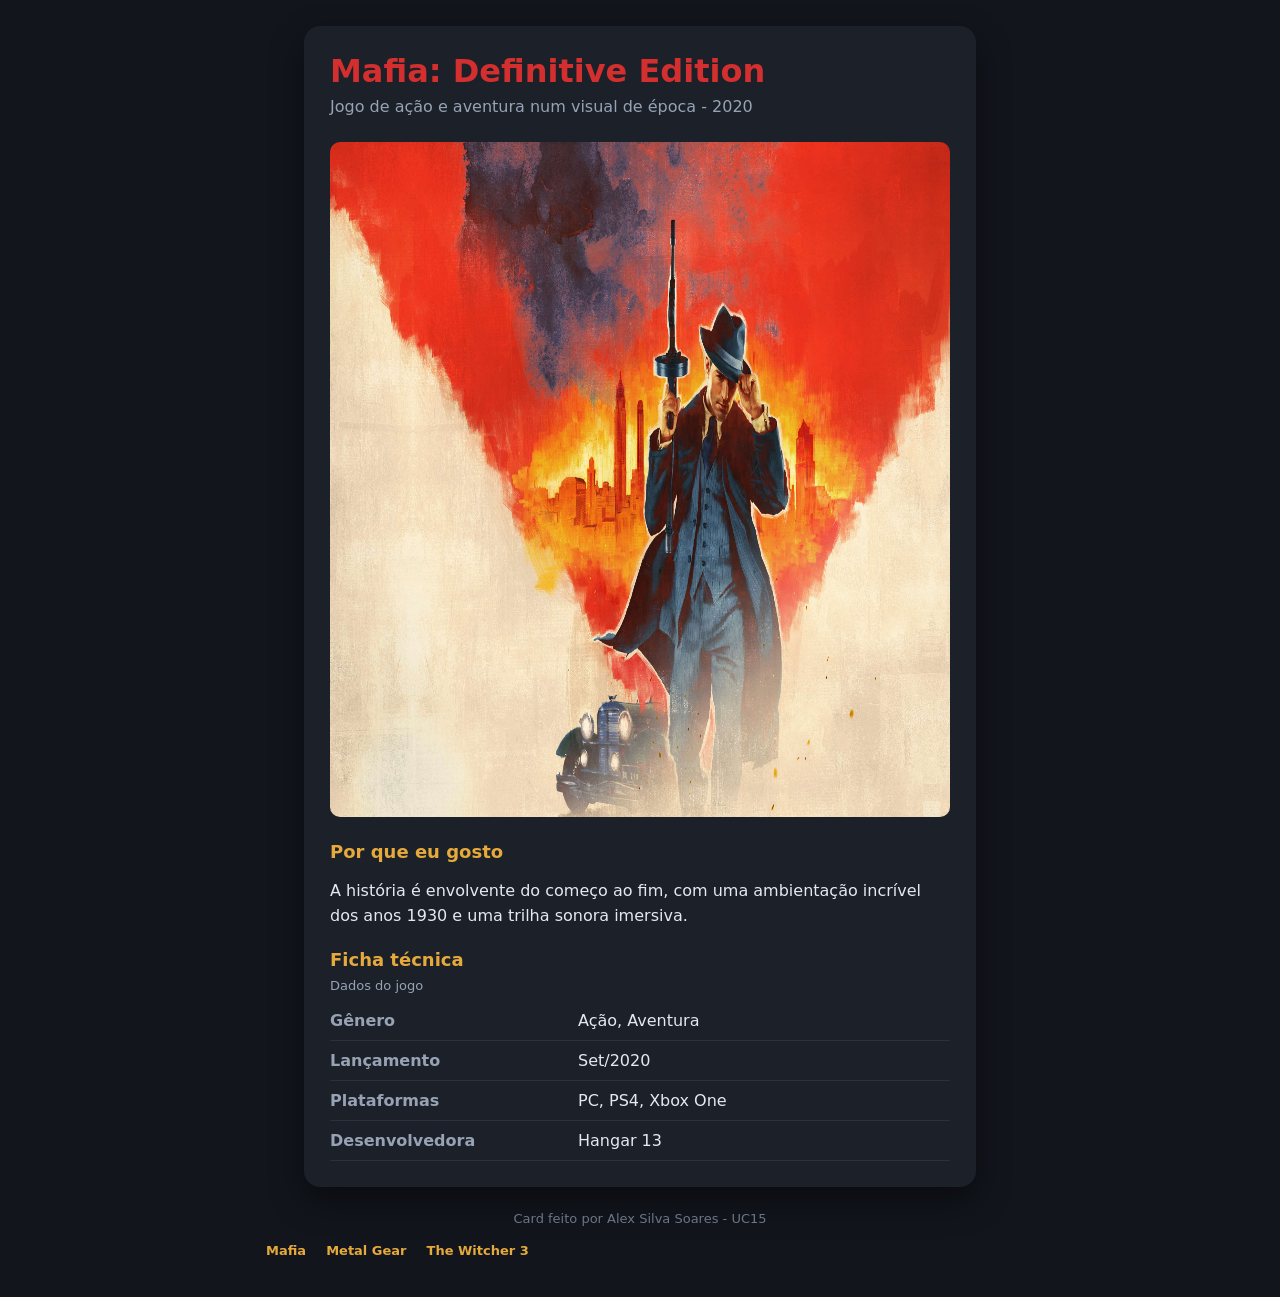
<file: card-favorito/alex_silva_soares/index.html>
<!DOCTYPE html>
<html lang="pt-br">

<head>
    <meta charset="UTF-8">
    <meta name="viewport" content="width=device-width, initial-scale=1.0">
    <link rel="stylesheet" href="css/estilo.css">
    <title>Mafia: Definitive Edition - Meu card favorito</title>
</head>

<body>
    <main>
        <header>
            <h1>Mafia: Definitive Edition</h1>
            <p>Jogo de ação e aventura num visual de época - 2020</p>
        </header>

        <figure>
            <img src="img/capa_mafia_definitive_edition_capa_otimizada.jpg"
                alt="Capa do jogo Mafia: Tommy Angelo vestindo sobretudo e chapéu da época." width="1200" height="675">
        </figure>

        <h2>Por que eu gosto</h2>
        <p>A história é envolvente do começo ao fim, com uma ambientação incrível dos anos 1930 e uma trilha sonora
            imersiva.</p>

        <h2>Ficha técnica</h2>
        <table>
            <caption>Dados do jogo</caption>
            <tbody>
                <tr>
                    <th scope="row">Gênero</th>
                    <td>Ação, Aventura</td>
                </tr>
                <tr>
                    <th scope="row">Lançamento</th>
                    <td>Set/2020</td>
                </tr>
                <tr>
                    <th scope="row">Plataformas</th>
                    <td>PC, PS4, Xbox One</td>
                </tr>
                <tr>
                    <th scope="row">Desenvolvedora</th>
                    <td>Hangar 13</td>
                </tr>
            </tbody>
        </table>
    </main>

    <footer>
        <p>Card feito por Alex Silva Soares - UC15</p>
        <nav>
            <ul>
                <li><a href="/alex_silva_soares-card-favorito/index.html">Mafia</a></li>
                <li><a href="/Giovanni_Galvao-Card-Favorito/index.html">Metal Gear</a></li>
                <li><a href="/paul_wilson-card-favorito/index.html">The Witcher 3</a></li>
            </ul>
        </nav>
    </footer>

</body>

</html>
</file>
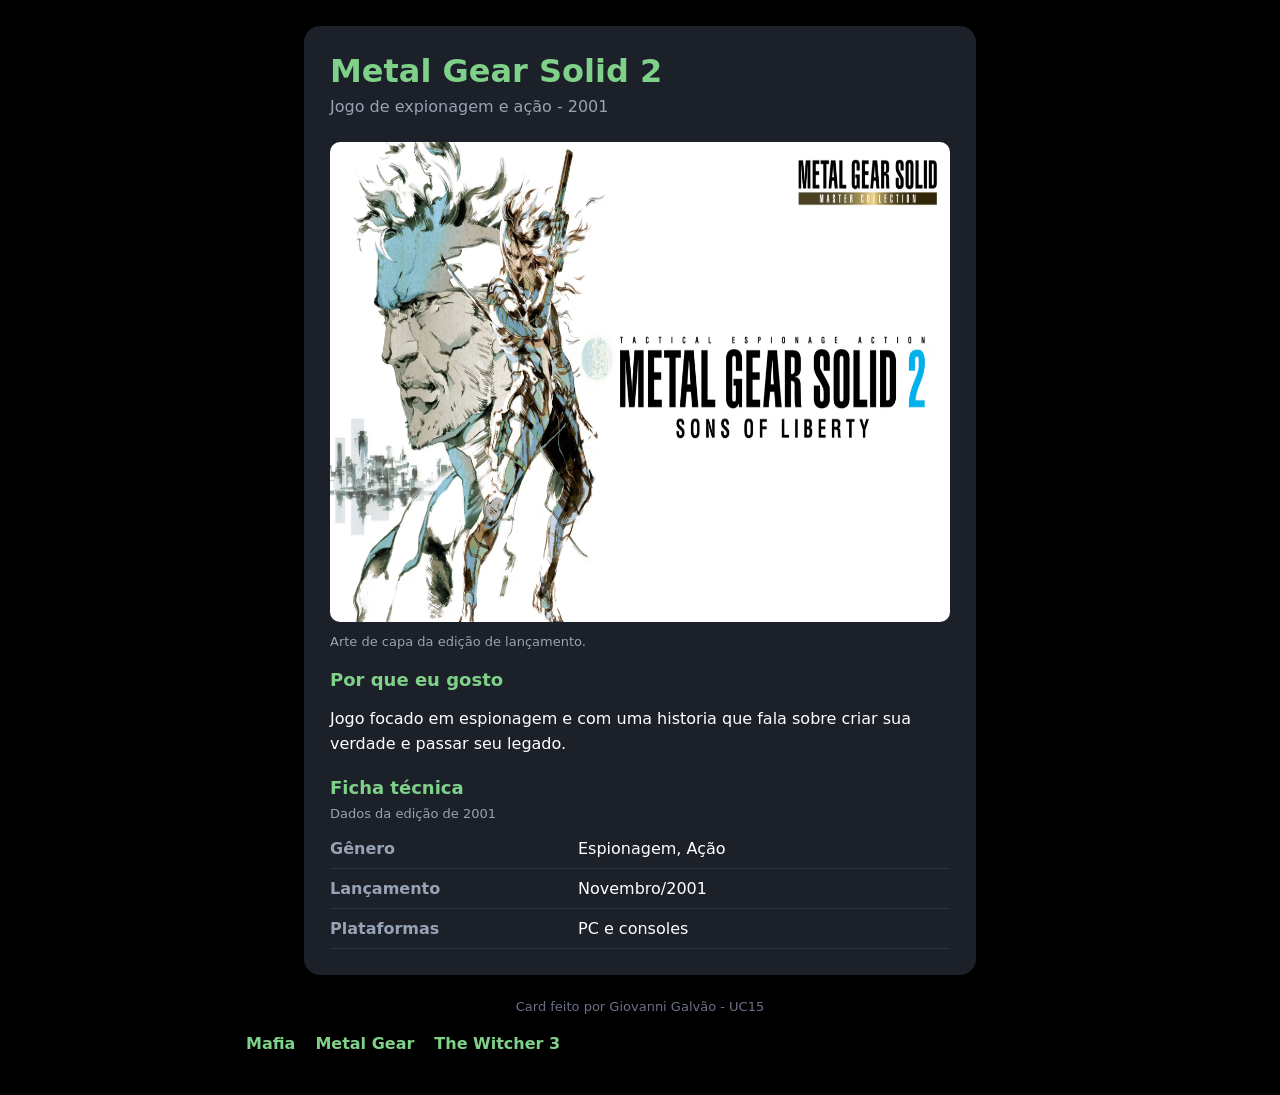
<file: card-favorito/Giovanni_Galvao/index.html>
<!DOCTYPE html>
<html lang="pt-BR">
<head>
    <meta charset="UTF-8">
    <meta name="viewport" content="width=device-width, initial-scale=1.0">
    <meta name="description" content="Metal Gear Solid 2, meu jogo favorito.">
    <link rel="stylesheet" href="estilo.css">
    <title>Metal Gear Solid 2 - meu card favorito</title>
</head>

<body>

    <main>

        <header>
            <h1>Metal Gear Solid 2</h1>
            <p>Jogo de expionagem e ação - 2001</p>
        </header>

        <figure>
            <img src="img/Metal Gear Solid 2.avif"
                 alt="Capa do jogo: Metal Gear Solid 2"
                 width="480" height="480">
            <figcaption>Arte de capa da edição de lançamento.</figcaption>
        </figure>

        <h2>Por que eu gosto</h2>
        <p>Jogo focado em espionagem e com uma historia que fala sobre criar sua verdade e passar seu legado.</p>

        <h2>Ficha técnica</h2>

        <table>
            <caption>Dados da edição de 2001</caption>

            <tbody>
                <tr>
                    <th scope="row">Gênero</th>
                    <td>Espionagem, Ação</td>
                </tr>

                <tr>
                    <th scope="row">Lançamento</th>
                    <td>Novembro/2001</td>
                </tr>

                <tr>
                    <th scope="row">Plataformas</th>
                    <td>PC e consoles</td>
                </tr>
            </tbody>
        </table>

    </main>

    <footer>
        <p>Card feito por Giovanni Galvão - UC15</p>
         <nav>
            <ul>
                <li><a href="/alex_silva_soares-card-favorito/index.html">Mafia</a></li>
                <li><a href="/Giovanni_Galvao-Card-Favorito/index.html">Metal Gear</a></li>
                <li><a href="/paul_wilson-card-favorito/index.html">The Witcher 3</a></li>
            </ul>
        </nav>
    </footer>

</body>
</html>
</file>
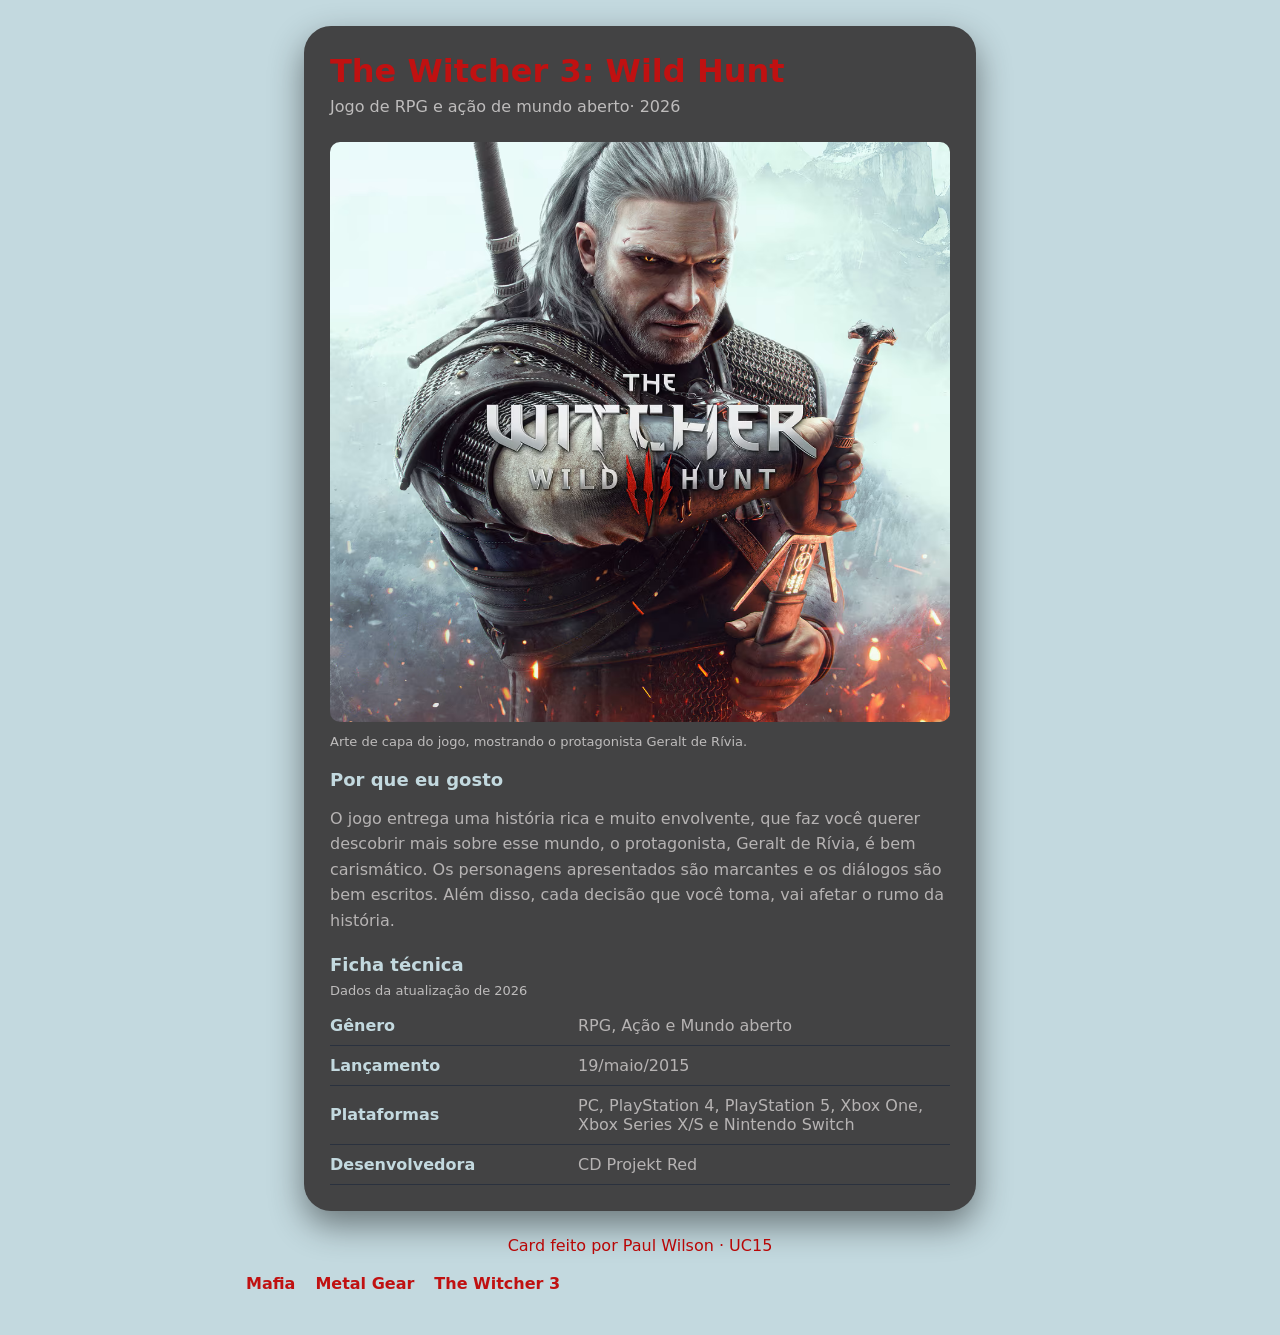
<file: card-favorito/paul_wilson/index.html>
<!DOCTYPE html>
<html lang="pt-BR">

<head>
    <meta charset="UTF-8">
    <meta name="viewport" content="width=device-width, initial-scale=1.0">
    <meta name="description" content="Card sobre Vale das Sombras, meu jogo favorito.">
    <title>The Witcher 3: Wild Hunt — meu card favorito</title>
    <link rel="stylesheet" href="css/estilo.css">
</head>

<body>
    <main>
        <header>
            <h1>The Witcher 3: Wild Hunt</h1>
            <p>Jogo de RPG e ação de mundo aberto· 2026</p>
        </header>
        <figure>
            <img src="img/capa.png"
                alt="Capa do jogo: um homem, de barba e cabelos brancos, com uma espada nas costas e desembainhando outra"
                width="900" height="580">
            <figcaption>Arte de capa do jogo, mostrando o protagonista Geralt de Rívia.</figcaption>
        </figure>
        <h2>Por que eu gosto</h2>
        <p>O jogo entrega uma história rica e muito envolvente, que faz você querer descobrir mais sobre esse mundo, o
            protagonista, Geralt de Rívia, é bem carismático. Os personagens apresentados são marcantes e os diálogos
            são bem escritos. Além disso, cada decisão que você toma, vai afetar o rumo da história.</p>
        <h2>Ficha técnica</h2>
        <table>
            <caption>Dados da atualização de 2026</caption>
            <tbody>
                <tr>
                    <th scope="row">Gênero</th>
                    <td>RPG, Ação e Mundo aberto</td>
                </tr>
                <tr>
                    <th scope="row">Lançamento</th>
                    <td>19/maio/2015</td>
                </tr>
                <tr>
                    <th scope="row">Plataformas</th>
                    <td>PC, PlayStation 4, PlayStation 5, Xbox One, Xbox Series X/S e Nintendo Switch</td>
                </tr>
                <tr>
                    <th scope="row">Desenvolvedora</th>
                    <td>CD Projekt Red</td>
                </tr>
            </tbody>
        </table>
    </main>
    <footer>
        <p>Card feito por Paul Wilson · UC15</p>
        <nav>
            <ul>
                <li><a href="/alex_silva_soares-card-favorito/index.html">Mafia</a></li>
                <li><a href="/Giovanni_Galvao-Card-Favorito/index.html">Metal Gear</a></li>
                <li><a href="/paul_wilson-card-favorito/index.html">The Witcher 3</a></li>
            </ul>
        </nav>
    </footer>
</body>

</html>
</file>
<file: card-favorito/alex_silva_soares/css/estilo.css>
body {
    background-color: #12151c;
    color: #e4e9f0;
    font-family: system-ui, sans-serif;
    margin: 0;
    padding: 26px 16px;
}

h1 {
    color: #d32f2f;
    font-size: 32px;
    margin: 0 0 4px;
}

header p {
    color: #97a3b4;
    margin: 0 0 22px;
}

main {
    max-width: 620px;
    margin: 0 auto;
    background: #1B2029;
    padding: 26px;
    border-radius: 16px;
    box-shadow: 0 14px 34px rgba(0, 0, 0, 0.45);

}

h2 {
    color: #e5a93c;
    font-size: 18px;
    margin: 20px 0 8px;
}

p {
    line-height: 1.6;
}

figure {
    margin: 0;
}

img {
    width: 100%;
    border-radius: 10px;
}

figcaption {
    color: #97a3b4;
    font-size: 13px;
    padding-top: 8px;
}

table {
    width: 100%;
    border-collapse: collapse;
}

caption {
    text-align: left;
    color: #97a3b4;
    font-size: 13px;
    padding-bottom: 8px;
}

th, td {
    text-align: left;
    padding: 10px 0;
    border-bottom: 1px solid #2a313e;
}

th {
    color: #97a3b4;
    width: 40%;
}

footer {
    text-align: center;
    color: #6b7686;
    font-size: 13px;
    margin-top: 22px;
}

nav a {
  color: #e5a93c;
  text-decoration: none;
  font-weight: bold;
}

nav ul {
  list-style: none;
  display: flex;
  gap: 20px;
  margin-left: 210px;
}
</file>
<file: card-favorito/Giovanni_Galvao/estilo.css>
body {
    background: black;
    color: white;
    font-family: system-ui, sans-serif;
    margin: 0;
    padding: 26px 16px;
}

h1 { color: #7FD189; font-size: 32px; margin: 0 0 4px; }

header p { color: #97A3B4; margin: 0 0 22px; }

main {
    max-width: 620px;
    margin: auto;
    background: #1B2029;
    padding: 26px;
    border-radius: 16px;
    box-shadow: 0 14px 34px rgba(0,0,0,0.45);
}

h2 { color: #7FD189; font-size: 18px; margin: 20px 0 8px; }

p { line-height: 1.6; }

table { width: 100%; border-collapse: collapse; }

caption {
    text-align: left;
    color: #97A3B4;
    font-size: 13px;
    padding-bottom: 8px;
}

th, td {
    text-align: left;
    padding: 10px 0;
    border-bottom: 1px solid #2A313E;
}

th { color: #97A3B4; width: 40%; }

figure { margin: 0; }

img { width: 100%; border-radius: 10px; }

figcaption { color: #97A3B4; font-size: 13px; padding-top: 8px; }

footer p {
    text-align: center;
    color: #6B7086;
    font-size: 13px;
    margin-top: 22px;
}

nav a {
  color: #7FD189;
  text-decoration: none;
  font-weight: bold;
}

nav ul {
  list-style: none;
  display: flex;
  gap: 20px;
  margin-left: 190px;
}
</file>
<file: card-favorito/paul_wilson/css/estilo.css>
body {
  background: #c3d9df;
  color: #b6b3b3;
  font-family: system-ui, sans-serif;
  margin: 0;
  padding: 26px 16px;
}

h1 {
  color: #c01111;
  font-size: 32px;
  margin: 0 0 4px;
}

header p {
  color: #bebcbc;
  margin: 0 0 22px;
}

main {
  max-width: 620px;
  margin: 0 auto;
  background: #434344;
  padding: 26px;
}

h2 {
  color: #c3d9df;
  font-size: 18px;
  margin: 20px 0 8px;
}


p {
  line-height: 1.6;
}

table {
  width: 100%;
  border-collapse: collapse;
}

caption {
  text-align: left;
  color: #bebcbc;
  font-size: 13px;
  padding-bottom: 8px;
}

th,
td {
  text-align: left;
  padding: 10px 0;
  border-bottom: 1px solid #2A313E;
}

th {
  color: #c3d9df;
  width: 40%;
}

figure {
  margin: 0;
}

img {
  width: 100%;
  border-radius: 10px
}


figcaption {
  color: #bebcbc;
  font-size: 13px;
  padding-top: 8px;
}

main {
  border-radius: 27px;
  box-shadow: 0 14px 34px rgba(0, 0, 0, .45);
}

footer p {
  text-align: center;
  color: #b80606;
  font-size: 16px;
  margin-top: 22px;
}

nav a {
  color: #c01111;
  text-decoration: none;
  font-weight: bold;
}

nav ul {
  list-style: none;
  display: flex;
  gap: 20px;
  margin-left: 190px;
}
</file>
